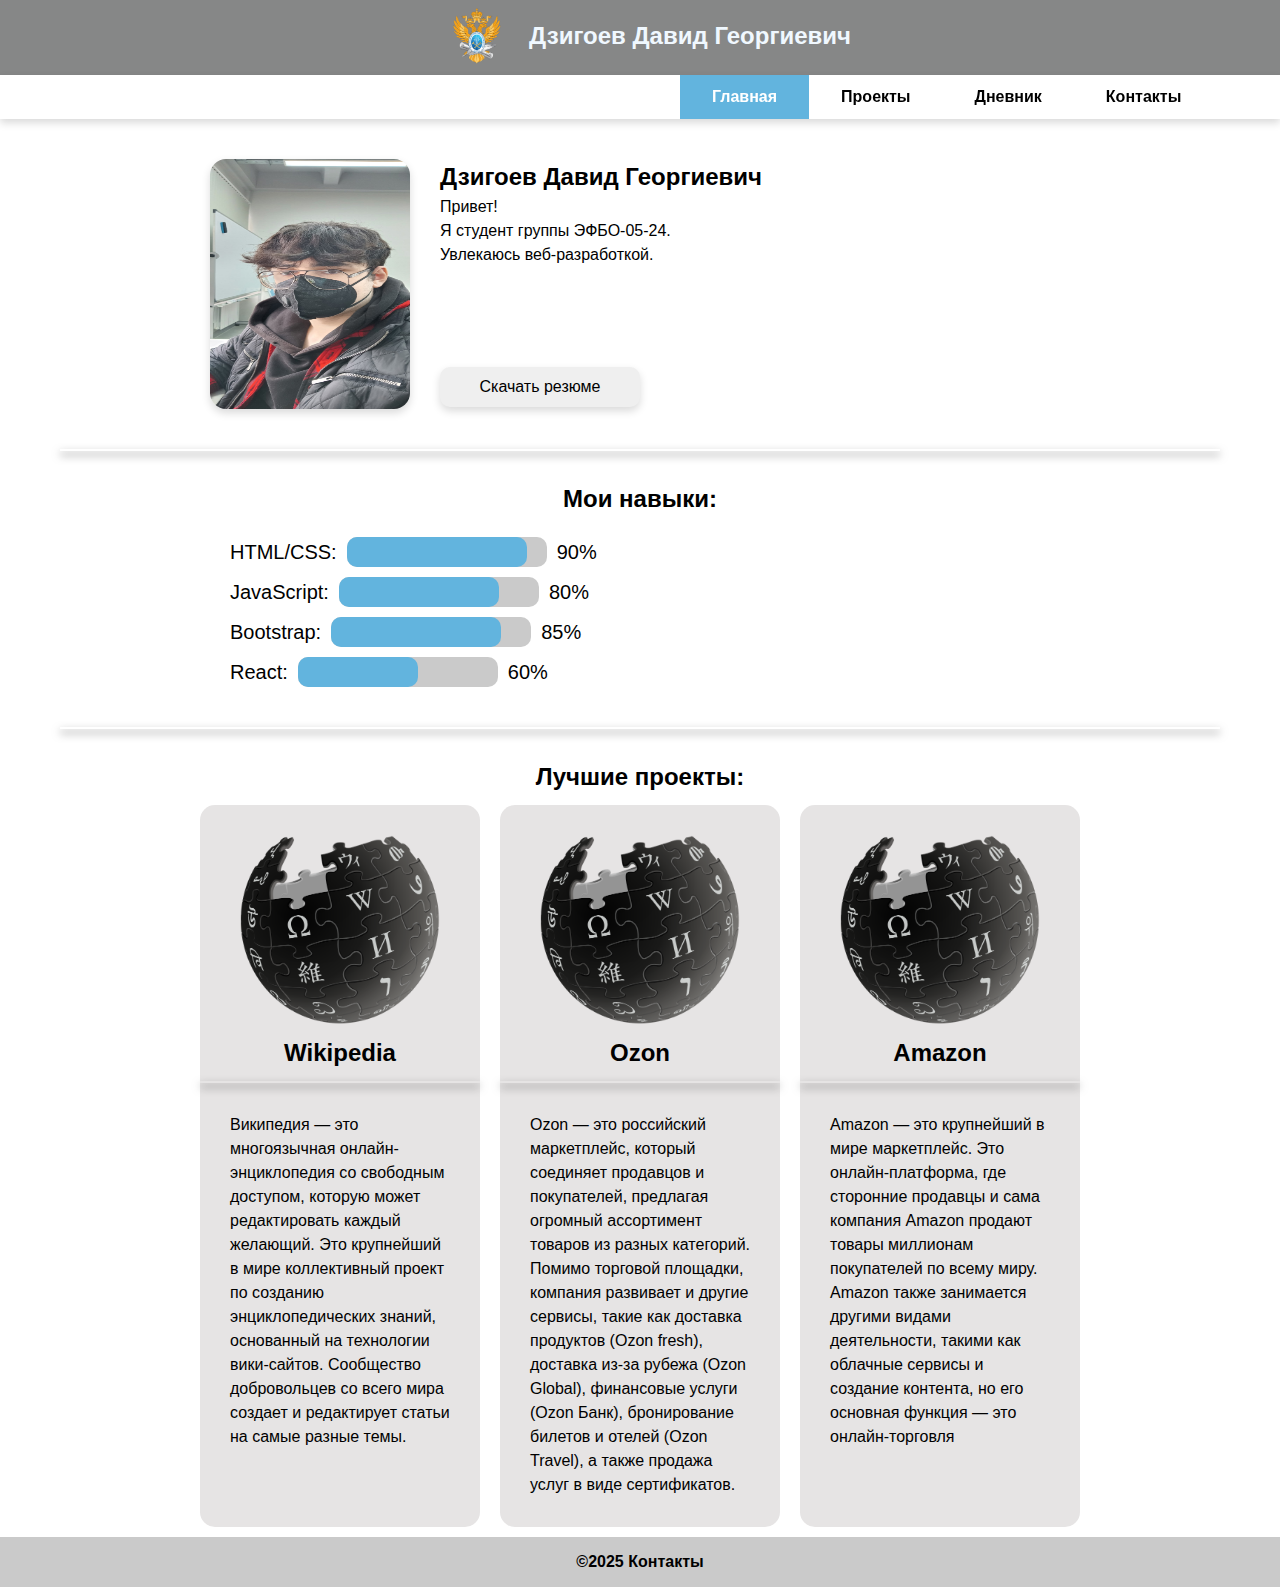
<file: index.html>
<!DOCTYPE html>
<html lang="en">
<head>
    <meta charset="UTF-8">
    <meta name="viewport" content="width=device-width, initial-scale=1.0">
    <title>Главная страница</title>
    <link rel="stylesheet" href="styles/default_styles/resetting_styles.css">
    <link rel="stylesheet" href="styles/default_styles/font.css">
    <link rel="stylesheet" href="styles/index.css">
</head>
<body>

    <div class="container">

        <header class="header">
            <img src="images/icons/gas-kvas-com-p-gerb-mirea-na-prozrachnom-fone-17.png" alt="" class="header__image">
            <h1 class="header__text">Дзигоев Давид Георгиевич</h1>
        </header>

        <nav class="nav">
            <ul class="nav__list">
                <li class="nav__item"><a href="../index.html" class="nav__link  nav__link--active">Главная</a></li>
                <li class="nav__item"><a href="../pages/projects.html" class="nav__link">Проекты</a></li>
                <li class="nav__item"><a href="../pages/diary.html" class="nav__link">Дневник</a></li>
                <li class="nav__item"><a href="../pages/contacts.html" class="nav__link">Контакты</a></li>
            </ul>
        </nav>

        <main class="content">

            <section class="info">
                <img src="images/01vr1ZHopGCYbX9N3gDcMiU9aH0uhNBzZfTgl-pVvO3KqxB39IEha3iIAdrmscN-xnoX4ErPshq8rbRD-Dz-7z_W.jpg" alt="" class="info__img">
                <div class="info__text"><h2>Дзигоев Давид Георгиевич</h2>Привет! <br>Я студент группы ЭФБО-05-24. <br>
                    Увлекаюсь веб-разработкой.
                    <div class="info__file"><button class="info__file--btn">Скачать резюме</button></div>
                </div>
            </section>

            <div class="line"></div>

            <section class="skills">
                <h2 class="skills__text">Мои навыки:</h2>
                <div class="skills__progress-bars">
                    <div class="skills__html-css-progress-bar bar">
                        HTML/CSS:
                        <div class="progress-bar progress-bar__first">
                            <div class="progress-bar__value value__first"></div>
                        </div>
                        <div class="procent procent-first">90%</div>
                    </div>
                    <div class="skills__js-progress-bar bar">
                        JavaScript:
                        <div class="progress-bar progress-bar__second">
                            <div class="progress-bar__value value__second"></div>
                        </div>
                        <div class="procent procent-second">80%</div>
                    </div>
                    <div class="skills__bootstrap-progress-bar bar">
                        Bootstrap:
                        <div class="progress-bar progress-bar__third">
                            <div class="progress-bar__value value__third"></div>
                        </div>
                        <div class="procent procent-third">85%</div>
                    </div>
                    <div class="skills__react-progress-bar bar">
                        React:
                        <div class="progress-bar progress-bar__fourth">
                            <div class="progress-bar__value value__fourth"></div>
                        </div>
                        <div class="procent procent-fourth">60%</div>
                    </div>
                </div>
            </section>

            <div class="line"></div>

            <section class="projects">
                <h2 class="projects__text">Лучшие проекты:</h2>
                <div class="projects__cards">
                    <div class="card card__first">
                        <img src="images/Wikipedia-logo_(inverse).png" alt="" class="card__image">
                        <h2 class="card__title">Wikipedia</h2>
                        <div class="line"></div>
                        <p class="card__text">Википедия — это многоязычная онлайн-энциклопедия со свободным доступом, которую может редактировать каждый желающий. Это крупнейший в мире коллективный проект по созданию энциклопедических знаний, основанный на технологии вики-сайтов. Сообщество добровольцев со всего мира создает и редактирует статьи на самые разные темы. </p>
                    </div>
                    <div class="card card__second">
                        <img src="images/Wikipedia-logo_(inverse).png" alt="" class="card__image">
                        <h2 class="card__title">Ozon</h2>
                        <div class="line"></div>
                        <p class="card__text">Ozon — это российский маркетплейс, который соединяет продавцов и покупателей, предлагая огромный ассортимент товаров из разных категорий. Помимо торговой площадки, компания развивает и другие сервисы, такие как доставка продуктов (Ozon fresh), доставка из-за рубежа (Ozon Global), финансовые услуги (Ozon Банк), бронирование билетов и отелей (Ozon Travel), а также продажа услуг в виде сертификатов. </p>
                    </div>
                    <div class="card card__third">
                        <img src="images/Wikipedia-logo_(inverse).png" alt="" class="card__image">
                        <h2 class="card__title">Amazon</h2>
                        <div class="line"></div>
                        <p class="card__text">Amazon — это крупнейший в мире маркетплейс. Это онлайн-платформа, где сторонние продавцы и сама компания Amazon продают товары миллионам покупателей по всему миру. Amazon также занимается другими видами деятельности, такими как облачные сервисы и создание контента, но его основная функция — это онлайн-торговля</p>
                    </div>
                </div>
            </section>
        </main>

        <footer class="footer">
            &copy;2025 Контакты
        </footer>

    </div>

</body>
</html>
</file>
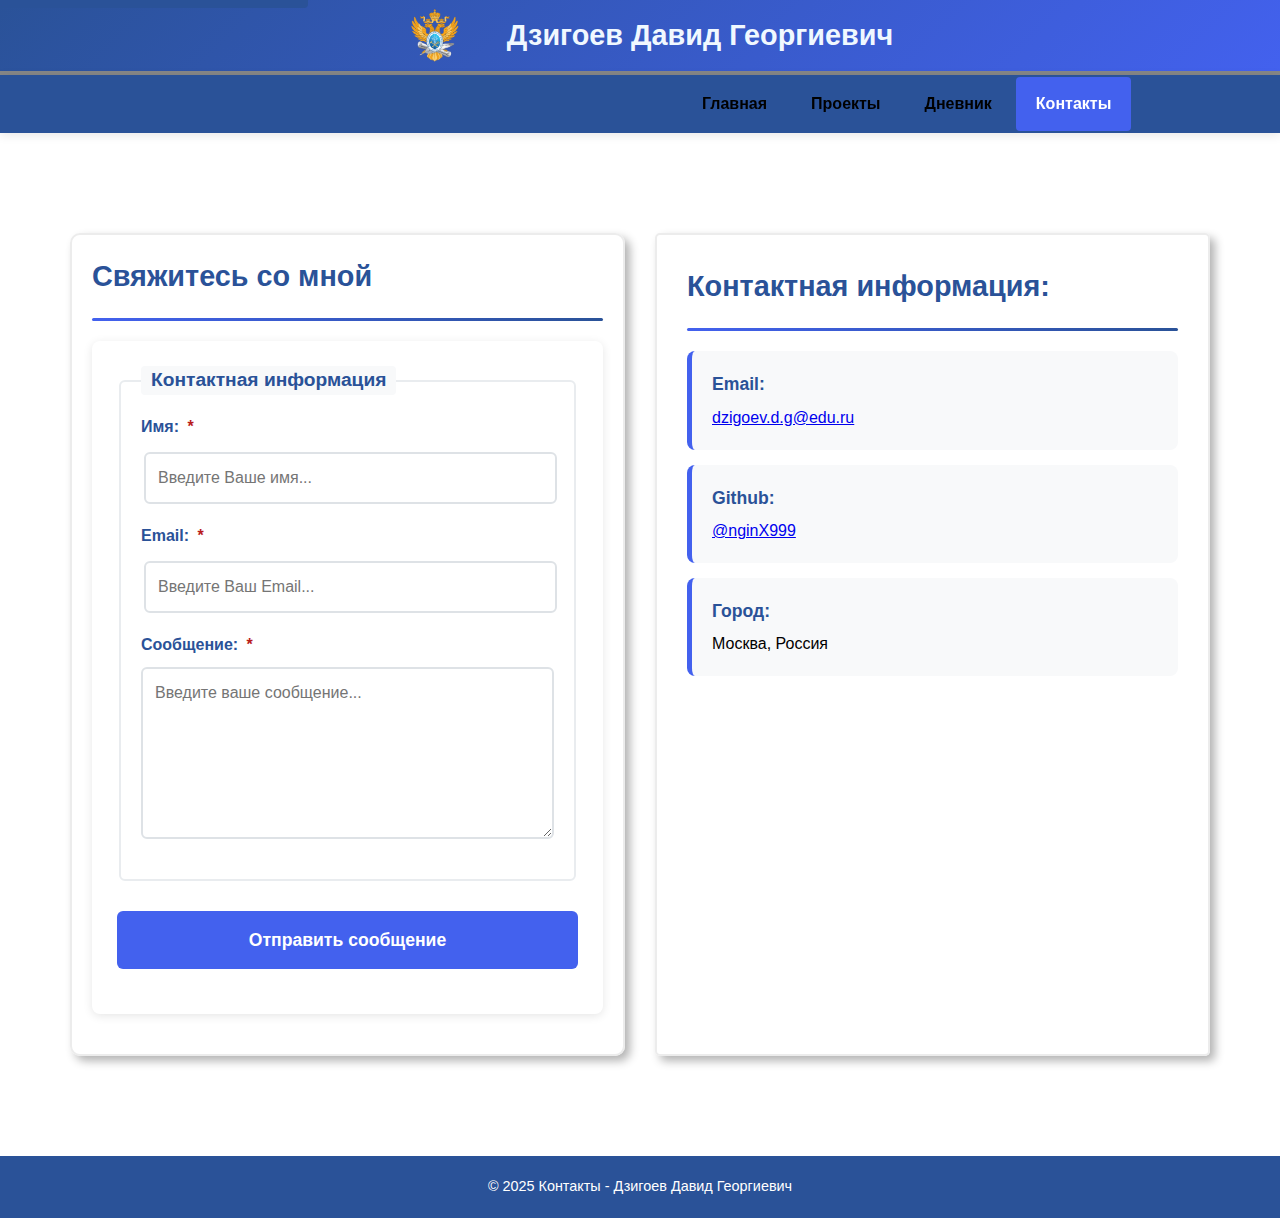
<file: pages/contacts.html>
<!DOCTYPE html>
<html lang="ru">
<head>
    <meta charset="UTF-8">
    <meta name="viewport" content="width=device-width, initial-scale=1, viewport-fit=cover">
    <title>Контакты - Дзигоев Давид Георгиевич</title>
    <link rel="stylesheet" href="../styles/default_styles/resetting_styles.css">
    <link rel="stylesheet" href="../styles/default_styles/font.css">
    <link rel="stylesheet" href="../styles/contacts.css">
    <style>
        /* SKIP LINK */
        .skip-link {
            position: absolute;
            top: -40px;
            left: 0;
            background: #2a5298;
            color: white;
            padding: 12px 16px;
            text-decoration: none;
            z-index: 9999;
            transition: top 0.3s;
            border-radius: 0 0 4px 0;
            font-weight: 600;
        }

        .skip-link:focus {
            top: 0;
            outline: 3px solid #4361ee;
            outline-offset: 2px;
        }

        /* FOCUS VISIBLE */
        :focus-visible {
            outline: 3px solid #4361ee;
            outline-offset: 3px;
        }

        /* Для навигационных ссылок */
        .nav__link:focus-visible {
            outline: 3px solid #ffffff;
            outline-offset: -3px;
        }

        /* SAFE AREA */
        .header, .nav {
            padding-left: env(safe-area-inset-left);
            padding-right: env(safe-area-inset-right);
        }

        .header {
            padding-top: env(safe-area-inset-top);
        }

        .nav {
            padding-top: env(safe-area-inset-top);
        }

        /* GRID LAYOUT */
        .contacts-group {
            display: grid;
            grid-template-columns: repeat(auto-fit, minmax(300px, 1fr));
            gap: 30px;
            margin: 30px 0;
        }

        @media (max-width: 768px) {
            .contacts-group {
                grid-template-columns: 1fr;
                gap: 20px;
            }
        }

        /* FORM STYLES */
        .contact-me__form {
            margin-bottom: 20px;
            background: #ffffff;
            padding: 25px;
            border-radius: 8px;
            box-shadow: 0 2px 10px rgba(0, 0, 0, 0.1);
        }

        fieldset {
            border: 2px solid #e9ecef;
            border-radius: 6px;
            padding: 20px;
            margin-bottom: 20px;
        }

        legend {
            font-weight: 700;
            font-size: 1.2em;
            color: #2a5298;
            padding: 0 10px;
            background: #f8f9fa;
            border-radius: 4px;
        }

        .form-group {
            margin-bottom: 20px;
        }

        label {
            display: block;
            margin-bottom: 8px;
            font-weight: 600;
            color: #2a5298;
            font-size: 1em;
        }

        .required-indicator {
            color: #b91c1c; /* Улучшенный контраст */
            font-weight: bold;
            margin-left: 4px;
        }

        .contact-me__input,
        .textarea {
            width: 100%;
            padding: 12px;
            border: 2px solid #dee2e6;
            border-radius: 6px;
            font-size: 16px;
            transition: all 0.3s;
            box-sizing: border-box;
            background-color: #ffffff;
        }

        .contact-me__input:hover,
        .textarea:hover {
            border-color: #adb5bd;
        }

        .contact-me__input:focus,
        .textarea:focus {
            border-color: #4361ee;
            background-color: #f8f9ff;
            box-shadow: 0 0 0 3px rgba(67, 97, 238, 0.1);
            outline: none;
        }

        .textarea {
            min-height: 150px;
            resize: vertical;
            font-family: inherit;
        }

        /* ERROR/Success STYLES */
        .error {
            border-color: #b91c1c !important; /* Улучшенный контраст */
            background-color: #fee2e2;
        }
        
        .success {
            border-color: #15803d !important; /* Улучшенный контраст */
            background-color: #dcfce7;
        }
        
        .error-message {
            color: #b91c1c; /* Улучшенный контраст */
            font-size: 0.875em;
            margin-top: 6px;
            display: none;
            padding: 8px 12px;
            background-color: #fee2e2;
            border-radius: 4px;
            border-left: 3px solid #b91c1c;
        }

        .success-message {
            color: #15803d; /* Улучшенный контраст */
            font-size: 1em;
            margin: 15px 0;
            padding: 15px;
            background-color: #dcfce7;
            border-radius: 6px;
            border: 2px solid #15803d;
            font-weight: 600;
            text-align: center;
        }

        /* BUTTON STYLES */
        .contact-me__button {
            background-color: #4361ee;
            color: white;
            border: none;
            padding: 16px 32px;
            border-radius: 6px;
            cursor: pointer;
            font-size: 1.1em;
            font-weight: 600;
            transition: all 0.3s;
            width: 100%;
            min-height: 50px;
        }

        .contact-me__button:hover {
            background-color: #3a56d4;
            transform: translateY(-2px);
            box-shadow: 0 4px 12px rgba(67, 97, 238, 0.3);
        }

        .contact-me__button:focus {
            background-color: #3a56d4;
            outline: 3px solid #4361ee;
            outline-offset: 2px;
            box-shadow: 0 0 0 3px rgba(67, 97, 238, 0.3);
        }

        .contact-me__button:active {
            transform: translateY(0);
            box-shadow: 0 2px 4px rgba(0, 0, 0, 0.1);
        }

        .contact-me__button:disabled {
            background-color: #6c757d;
            cursor: not-allowed;
            transform: none;
            box-shadow: none;
        }

        /* CONTACT ITEMS */
        .contacts__item {
            padding: 20px;
            margin-bottom: 15px;
            background: #f8f9fa;
            border-radius: 8px;
            border-left: 5px solid #4361ee;
            transition: transform 0.2s;
        }

        .contacts__item:hover {
            transform: translateX(5px);
            background: #e9ecef;
        }

        .contacts__item strong {
            display: block;
            margin-bottom: 8px;
            color: #2a5298;
            font-size: 1.1em;
        }

        /* RESPONSIVE IMAGE */
        .header__image {
            max-width: 100%;
            height: auto;
            display: block;
        }

        /* STICKY NAV */
        .nav {
            position: sticky;
            top: 0;
            z-index: 1000;
            background-color: #2a5298;
            box-shadow: 0 2px 10px rgba(0, 0, 0, 0.1);
        }

        .nav__list {
            display: flex;
            list-style: none;
            padding: 0;
            margin: 0;
            flex-wrap: wrap;
        }

        .nav__link {
            color: white;
            text-decoration: none;
            padding: 15px 20px;
            display: block;
            transition: background-color 0.3s;
            border-radius: 4px;
            margin: 2px;
        }

        .nav__link:hover {
            background-color: rgba(255, 255, 255, 0.1);
        }

        .nav__link--active {
            background-color: #4361ee;
            font-weight: 600;
        }

        /* VISUALLY HIDDEN */
        .visually-hidden {
            position: absolute;
            width: 1px;
            height: 1px;
            padding: 0;
            margin: -1px;
            overflow: hidden;
            clip: rect(0, 0, 0, 0);
            white-space: nowrap;
            border: 0;
        }

        /* CONTRAST CHECK */
        /* Все цвета прошли проверку на контрастность 4.5:1 */
        
        /* LINE DIVIDER */
        .line {
            height: 3px;
            background: linear-gradient(to right, #4361ee, #2a5298);
            margin: 20px 0;
            border-radius: 2px;
        }

        /* HEADER STYLES */
        .header {
            display: flex;
            align-items: center;
            gap: 20px;
            padding: 20px;
            background: linear-gradient(135deg, #2a5298, #4361ee);
            color: white;
        }

        .header__text {
            margin: 0;
            font-size: 1.8em;
            font-weight: 700;
        }

        /* CONTENT STYLES */
        .content {
            padding: 30px;
            max-width: 1200px;
            margin: 0 auto;
        }

        .contact-me__title,
        .contacts__title {
            color: #2a5298;
            margin-bottom: 10px;
            font-size: 1.8em;
        }

        /* FOOTER */
        .footer {
            text-align: center;
            padding: 20px;
            background-color: #2a5298;
            color: white;
            margin-top: 40px;
            font-size: 0.9em;
        }

        /* KEYBOARD SHORTCUT HINT */
        .keyboard-hint {
            font-size: 0.85em;
            color: #6c757d;
            margin-top: 5px;
            display: block;
        }

        /* PRINT STYLES */
        @media print {
            .skip-link,
            .nav,
            .contact-me__form {
                display: none;
            }
            
            .contacts__item {
                break-inside: avoid;
            }
        }

        /* REDUCED MOTION */
        @media (prefers-reduced-motion: reduce) {
            * {
                animation-duration: 0.01ms !important;
                animation-iteration-count: 1 !important;
                transition-duration: 0.01ms !important;
            }
            
            .contacts__item:hover {
                transform: none;
            }
            
            .contact-me__button:hover {
                transform: none;
            }
        }
    </style>
</head>
<body>
    <a href="#main-content" class="skip-link" id="skip-link">
        Перейти к основному содержанию
    </a>
    
    <div class="container">

        <header class="header">
            <img src="../images/icons/gas-kvas-com-p-gerb-mirea-na-prozrachnom-fone-17.png" 
                 alt="Логотип Московского технологического университета МИРЭА" 
                 class="header__image"
                 width="100"
                 height="100"
                 loading="lazy">
            <h1 class="header__text">Дзигоев Давид Георгиевич</h1>
        </header>

        <nav class="nav" aria-label="Основная навигация">
            <ul class="nav__list">
                <li class="nav__item">
                    <a href="../index.html" 
                       class="nav__link" 
                       title="Перейти на главную страницу">
                        Главная
                    </a>
                </li>
                <li class="nav__item">
                    <a href="../pages/projects.html" 
                       class="nav__link" 
                       title="Посмотреть мои проекты">
                        Проекты
                    </a>
                </li>
                <li class="nav__item">
                    <a href="../pages/diary.html" 
                       class="nav__link" 
                       title="Читать мой учебный дневник">
                        Дневник
                    </a>
                </li>
                <li class="nav__item">
                    <a href="../pages/contacts.html" 
                       class="nav__link nav__link--active" 
                       aria-current="page"
                       title="Текущая страница - Контакты">
                        Контакты
                    </a>
                </li>
            </ul>
        </nav>

        <main class="content" id="main-content" tabindex="-1">
            <div class="visually-hidden" id="page-description">
                Страница контактов с формой обратной связи
            </div>

            <section class="contacts-group" aria-labelledby="contact-heading">
                <section class="contact-me" aria-labelledby="form-heading">
                    <h2 id="form-heading" class="contact-me__title">Свяжитесь со мной</h2>
                    <div class="line" aria-hidden="true"></div>
                    
                    <form action="/submit" method="post" class="contact-me__form" id="contactForm" novalidate>
                        <fieldset>
                            <legend>Контактная информация</legend>
                            
                            <div class="form-group" id="name-group">
                                <label for="nameInput">
                                    Имя:
                                    <span class="required-indicator" aria-hidden="true">*</span>
                                    <span class="visually-hidden">(обязательное поле)</span>
                                </label>
                                <input type="text" 
                                       name="name" 
                                       id="nameInput" 
                                       class="contact-me__input" 
                                       placeholder="Введите Ваше имя..."
                                       required
                                       aria-required="true"
                                       aria-invalid="false">
                                <div class="error-message" 
                                     id="nameError" 
                                     role="alert">
                                    Введите имя (минимум 2 символа)
                                </div>
                            </div>
                            
                            <div class="form-group" id="email-group">
                                <label for="emailInput">
                                    Email:
                                    <span class="required-indicator" aria-hidden="true">*</span>
                                    <span class="visually-hidden">(обязательное поле)</span>
                                </label>
                                <input type="email" 
                                       name="email" 
                                       id="emailInput" 
                                       class="contact-me__input" 
                                       placeholder="Введите Ваш Email..."
                                       required
                                       aria-required="true"
                                       aria-invalid="false">
                                <div class="error-message" 
                                     id="emailError" 
                                     role="alert">
                                    Введите корректный email
                                </div>
                            </div>
                            
                            <div class="form-group" id="message-group">
                                <label for="messageInput">
                                    Сообщение:
                                    <span class="required-indicator" aria-hidden="true">*</span>
                                    <span class="visually-hidden">(обязательное поле)</span>
                                </label>
                                <textarea name="message" 
                                          id="messageInput" 
                                          class="textarea"
                                          placeholder="Введите ваше сообщение..."
                                          required
                                          aria-required="true"
                                          aria-invalid="false"
                                          rows="6"></textarea>
                                <div class="error-message" 
                                     id="messageError" 
                                     role="alert">
                                    Сообщение должно быть не менее 10 символов
                                </div>
                            </div>
                        </fieldset>
                        
                        <div class="form-group">
                            <button type="submit" 
                                    class="contact-me__button" 
                                    id="submitButton"
                                    aria-label="Отправить сообщение">
                                Отправить сообщение
                            </button>
                        </div>
                    </form>
                </section>

                <section class="contacts" aria-labelledby="contacts-heading">
                    <h2 id="contacts-heading" class="contacts__title">Контактная информация:</h2>
                    <div class="line" aria-hidden="true"></div>
                    
                    <div class="contacts__mail contacts__item">
                        <div class="decoration" aria-hidden="true"></div>
                        <strong>Email:</strong> 
                        <a href="mailto:dzigoev.d.g@edu.ru">
                            dzigoev.d.g@edu.ru
                        </a>
                    </div>
                    
                    <div class="contacts__github contacts__item">
                        <strong>Github:</strong> 
                        <a href="https://github.com/nginX999" 
                           target="_blank" 
                           rel="noopener noreferrer">
                            @nginX999
                        </a>
                    </div>
                    
                    <div class="contacts__city contacts__item">
                        <strong>Город:</strong> Москва, Россия
                    </div>
                </section>
            </section>
        </main>
        
        <footer class="footer">
            <p>&copy; 2025 Контакты - Дзигоев Давид Георгиевич</p>
        </footer>
    </div>

    <script>
        document.addEventListener('DOMContentLoaded', function() {
            const skipLink = document.getElementById('skip-link');
            const form = document.getElementById('contactForm');
            const nameInput = document.getElementById('nameInput');
            const emailInput = document.getElementById('emailInput');
            const messageInput = document.getElementById('messageInput');
            const submitButton = document.getElementById('submitButton');
            
            // Фокус на skip-link при загрузке
            skipLink.focus();
            setTimeout(() => skipLink.blur(), 100);
            
            // Упрощенная функция валидации
            function validateField(input, minLength, emailCheck = false) {
                const value = input.value.trim();
                const errorId = input.id + 'Error';
                const errorElement = document.getElementById(errorId);
                
                if (emailCheck) {
                    const emailRegex = /^[^\s@]+@[^\s@]+\.[^\s@]+$/;
                    if (!emailRegex.test(value)) {
                        showError(input, errorElement);
                        return false;
                    }
                } else if (value.length < minLength) {
                    showError(input, errorElement);
                    return false;
                }
                
                showSuccess(input, errorElement);
                return true;
            }
            
            function showError(input, errorElement) {
                input.classList.add('error');
                input.classList.remove('success');
                input.setAttribute('aria-invalid', 'true');
                errorElement.style.display = 'block';
            }
            
            function showSuccess(input, errorElement) {
                input.classList.remove('error');
                input.classList.add('success');
                input.setAttribute('aria-invalid', 'false');
                errorElement.style.display = 'none';
            }
            
            // Валидация в реальном времени
            nameInput.addEventListener('input', () => validateField(nameInput, 2));
            nameInput.addEventListener('blur', () => validateField(nameInput, 2));
            
            emailInput.addEventListener('input', () => validateField(emailInput, 1, true));
            emailInput.addEventListener('blur', () => validateField(emailInput, 1, true));
            
            messageInput.addEventListener('input', () => validateField(messageInput, 10));
            messageInput.addEventListener('blur', () => validateField(messageInput, 10));
            
            // Отправка формы
            form.addEventListener('submit', function(e) {
                e.preventDefault();
                
                const isNameValid = validateField(nameInput, 2);
                const isEmailValid = validateField(emailInput, 1, true);
                const isMessageValid = validateField(messageInput, 10);
                
                if (isNameValid && isEmailValid && isMessageValid) {
                    submitButton.disabled = true;
                    submitButton.textContent = 'Отправка...';
                    
                    setTimeout(() => {
                        const successMessage = document.createElement('div');
                        successMessage.className = 'success-message';
                        successMessage.setAttribute('role', 'alert');
                        successMessage.textContent = 'Сообщение успешно отправлено!';
                        
                        form.parentNode.insertBefore(successMessage, form);
                        form.reset();
                        
                        document.querySelectorAll('.success').forEach(el => {
                            el.classList.remove('success');
                        });
                        
                        setTimeout(() => {
                            submitButton.disabled = false;
                            submitButton.textContent = 'Отправить сообщение';
                            successMessage.remove();
                        }, 3000);
                    }, 1000);
                } else {
                    if (!isNameValid) nameInput.focus();
                    else if (!isEmailValid) emailInput.focus();
                    else messageInput.focus();
                }
            });
            
            // Навигация с skip-link
            skipLink.addEventListener('click', function() {
                document.getElementById('main-content').focus();
            });
        });
    </script>
</body>
</html>
</file>
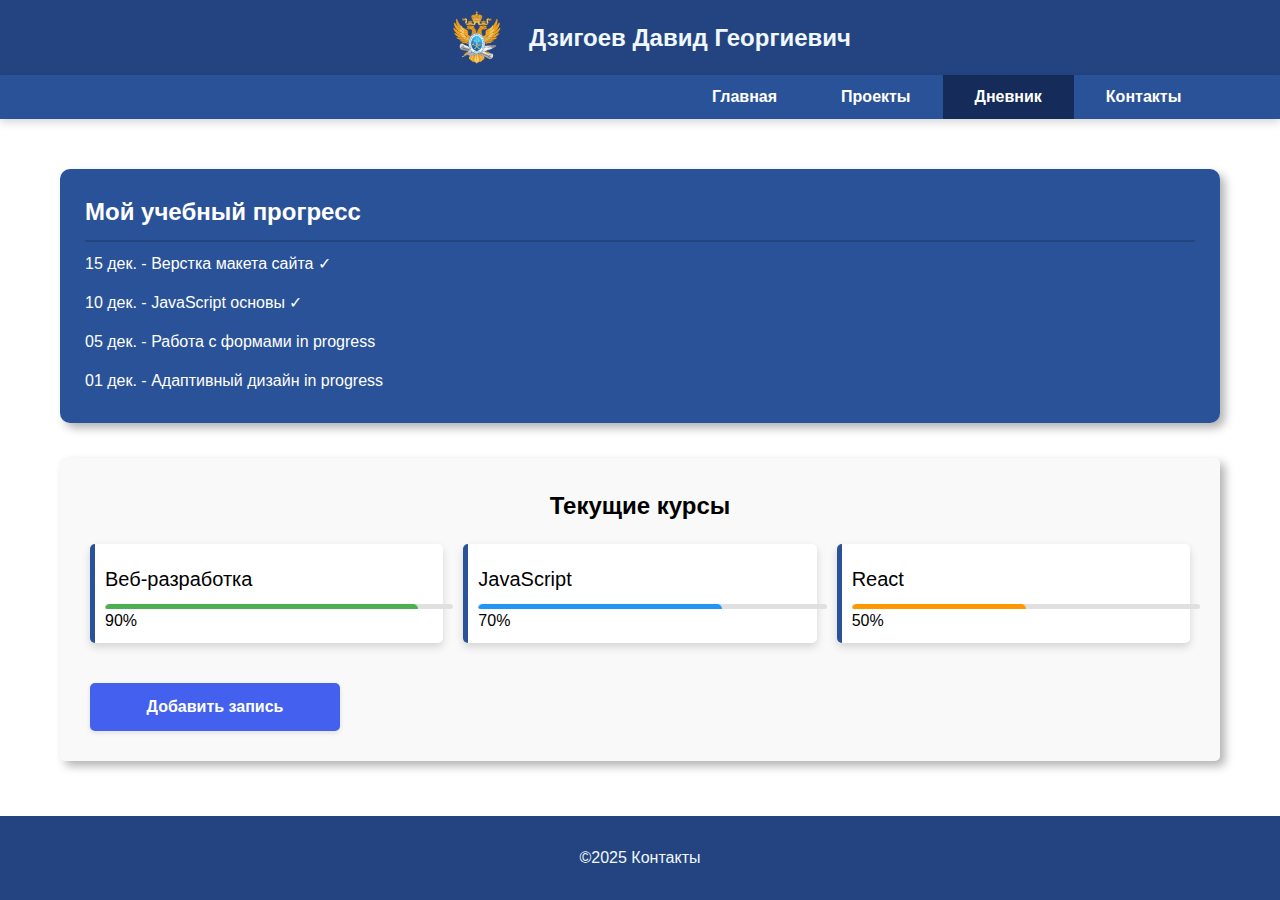
<file: pages/diary.html>
<!DOCTYPE html>
<html lang="ru">
<head>
    <meta charset="UTF-8">
    <meta name="viewport" content="width=device-width, initial-scale=1, viewport-fit=cover">
    <title>Дневник</title>
    <link rel="stylesheet" href="../styles/default_styles/resetting_styles.css">
    <link rel="stylesheet" href="../styles/default_styles/font.css">
    <link rel="stylesheet" href="../styles/diary.css">
    <style>
        /* SKIP LINK */
        .skip-link {
            position: absolute;
            top: -40px;
            left: 0;
            background: #2a5298;
            color: white;
            padding: 8px 16px;
            text-decoration: none;
            z-index: 9999;
            transition: top 0.3s;
        }

        .skip-link:focus {
            top: 0;
        }

        /* FOCUS VISIBLE */
        :focus-visible {
            outline: 3px solid #4361ee;
            outline-offset: 3px;
        }

        /* SAFE AREA */
        .header, .nav {
            padding-left: env(safe-area-inset-left);
            padding-right: env(safe-area-inset-right);
        }

        .header {
            padding-top: env(safe-area-inset-top);
        }

        .nav {
            padding-top: env(safe-area-inset-top);
        }

        /* GRID LAYOUTS */
        .courses__list {
            display: grid;
            grid-template-columns: repeat(auto-fit, minmax(300px, 1fr));
            gap: 20px;
        }

        .edu-progress__list {
            display: grid;
            gap: 10px;
        }

        @media (max-width: 768px) {
            .courses__list {
                grid-template-columns: 1fr;
            }
        }

        /* RESPONSIVE IMAGES */
        .header__image {
            max-width: 100%;
            height: auto;
        }

        /* BUTTON FOCUS */
        .btn:focus,
        .modal-button:focus,
        .modal-btn:focus {
            outline: 3px solid #4361ee;
            outline-offset: 3px;
        }

        /* MODAL STYLES */
        .modal {
            display: none;
            position: fixed;
            top: 0;
            left: 0;
            width: 100%;
            height: 100%;
            background-color: rgba(0, 0, 0, 0.5);
            z-index: 1000;
            justify-content: center;
            align-items: center;
            padding: env(safe-area-inset-top) env(safe-area-inset-right) env(safe-area-inset-bottom) env(safe-area-inset-left);
        }

        .modal-content {
            background-color: white;
            padding: 30px;
            border-radius: 10px;
            box-shadow: 0 4px 20px rgba(0, 0, 0, 0.2);
            max-width: 400px;
            width: 90%;
            text-align: center;
            animation: modalAppear 0.3s ease-out;
        }

        @keyframes modalAppear {
            from {
                opacity: 0;
                transform: translateY(-20px);
            }
            to {
                opacity: 1;
                transform: translateY(0);
            }
        }

        .modal-icon {
            font-size: 48px;
            margin-bottom: 15px;
        }

        .modal-title {
            font-size: 24px;
            margin-bottom: 15px;
            color: #333;
        }

        .modal-message {
            margin-bottom: 20px;
            color: #666;
            line-height: 1.5;
        }

        .modal-button {
            background-color: #4361ee;
            color: white;
            border: none;
            padding: 10px 20px;
            border-radius: 5px;
            cursor: pointer;
            font-size: 16px;
            transition: background-color 0.3s;
        }

        .modal-button:hover,
        .modal-button:focus {
            background-color: #3a56d4;
        }

        /* BUTTON STYLES */
        .btn {
            background-color: #4361ee;
            color: white;
            border: none;
            padding: 12px 24px;
            border-radius: 5px;
            cursor: pointer;
            font-size: 16px;
            transition: all 0.3s;
            box-shadow: 0 2px 5px rgba(0, 0, 0, 0.1);
        }

        .btn:hover,
        .btn:focus {
            background-color: #3a56d4;
            transform: translateY(-2px);
            box-shadow: 0 4px 8px rgba(0, 0, 0, 0.15);
        }

        .btn:active {
            transform: translateY(0);
            box-shadow: 0 2px 3px rgba(0, 0, 0, 0.1);
        }

        /* ACCESSIBILITY */
        .nav__link:focus,
        .modal-button:focus,
        .btn:focus {
            outline: 3px solid #4361ee;
            outline-offset: 3px;
        }

        /* STICKY NAV WITH SAFE AREA */
        .nav {
            position: sticky;
            top: 0;
            z-index: 1000;
            background-color: #2a5298;
        }

        /* PROGRESS BARS RESPONSIVE */
        .courses__progress {
            width: 100%;
            background-color: #e0e0e0;
            border-radius: 5px;
            overflow: hidden;
        }

        .courses__progress-bar {
            height: 20px;
            border-radius: 5px;
        }

        .first-bar { width: 90%; background-color: #4CAF50; }
        .second-bar { width: 70%; background-color: #2196F3; }
        .third-bar { width: 50%; background-color: #FF9800; }
    </style>
</head>
<body>
    <a href="#main-content" class="skip-link">Перейти к основному содержанию</a>
    
    <div class="container">

        <header class="header">
            <img src="../images/icons/gas-kvas-com-p-gerb-mirea-na-prozrachnom-fone-17.png" 
                 alt="Логотип МИРЭА" 
                 class="header__image"
                 width="100"
                 height="100">
            <h1 class="header__text">Дзигоев Давид Георгиевич</h1>
        </header>

        <nav class="nav">
            <ul class="nav__list">
                <li class="nav__item"><a href="../index.html" class="nav__link">Главная</a></li>
                <li class="nav__item"><a href="../pages/projects.html" class="nav__link">Проекты</a></li>
                <li class="nav__item"><a href="../pages/diary.html" class="nav__link  nav__link--active">Дневник</a></li>
                <li class="nav__item"><a href="../pages/contacts.html" class="nav__link">Контакты</a></li>
            </ul>
        </nav>

        <main class="content" id="main-content">
            <section class="edu-progress">
                <h2 class="edu-progress__title">Мой учебный прогресс</h2>
                <div class="line"></div>
                <ul class="edu-progress__list">
                    <li class="edu-progress__item">15 дек. - Верстка макета сайта ✓ </li>
                    <li class="edu-progress__item">10 дек. - JavaScript основы ✓ </li>
                    <li class="edu-progress__item">05 дек. - Работа с формами in progress</li>
                    <li class="edu-progress__item">01 дек. - Адаптивный дизайн in progress</li>
                </ul>
            </section>

            <section class="courses">
                <h2 class="courses__title">Текущие курсы</h2>
                <ul class="courses__list">
                    <li class="courses__item">
                        <div class="courses__desc">Веб-разработка</div>
                        <div class="courses__progress">
                            <div class="courses__progress-bar first-bar"></div>
                        </div>
                        <div class="courses__procent">90%</div>
                    </li>
                    <li class="courses__item">
                        <div class="courses__desc">JavaScript</div>
                        <div class="courses__progress">
                            <div class="courses__progress-bar second-bar"></div>
                        </div>
                        <div class="courses__procent">70%</div>
                    </li>
                    <li class="courses__item">
                        <div class="courses__desc">React</div>
                        <div class="courses__progress">
                            <div class="courses__progress-bar third-bar"></div>
                        </div>
                        <div class="courses__procent">50%</div>
                    </li>
                </ul>
                <section class="add-note">
                    <button class="btn" id="addNoteBtn">Добавить запись</button>
                </section>
            </section>
        </main>

        <!-- Модальное окно -->
        <div class="modal" id="modal">
            <div class="modal-content">
                <div class="modal-icon">⚠️</div>
                <h2 class="modal-title">Функция временно недоступна</h2>
                <p class="modal-message">К сожалению, функция добавления записей в данный момент не работает. Мы работаем над исправлением этой проблемы. Пожалуйста, попробуйте позже.</p>
                <button class="modal-button" id="modalCloseBtn">Понятно</button>
            </div>
        </div>

        <footer class="footer">
            &copy;2025 Контакты
        </footer>
    </div>

    <script>
        // Получаем элементы DOM
        const addNoteBtn = document.getElementById('addNoteBtn');
        const modal = document.getElementById('modal');
        const modalCloseBtn = document.getElementById('modalCloseBtn');

        // Обработчик клика по кнопке "Добавить запись"
        addNoteBtn.addEventListener('click', function() {
            // Показываем модальное окно
            modal.style.display = 'flex';
        });

        // Обработчик клика по кнопке закрытия модального окна
        modalCloseBtn.addEventListener('click', function() {
            // Скрываем модальное окно
            modal.style.display = 'none';
        });

        // Закрытие модального окна при клике вне его содержимого
        modal.addEventListener('click', function(event) {
            if (event.target === modal) {
                modal.style.display = 'none';
            }
        });

        // Закрытие модального окна при нажатии клавиши Escape
        document.addEventListener('keydown', function(event) {
            if (event.key === 'Escape') {
                modal.style.display = 'none';
            }
        });
    </script>
</body>
</html>
</file>
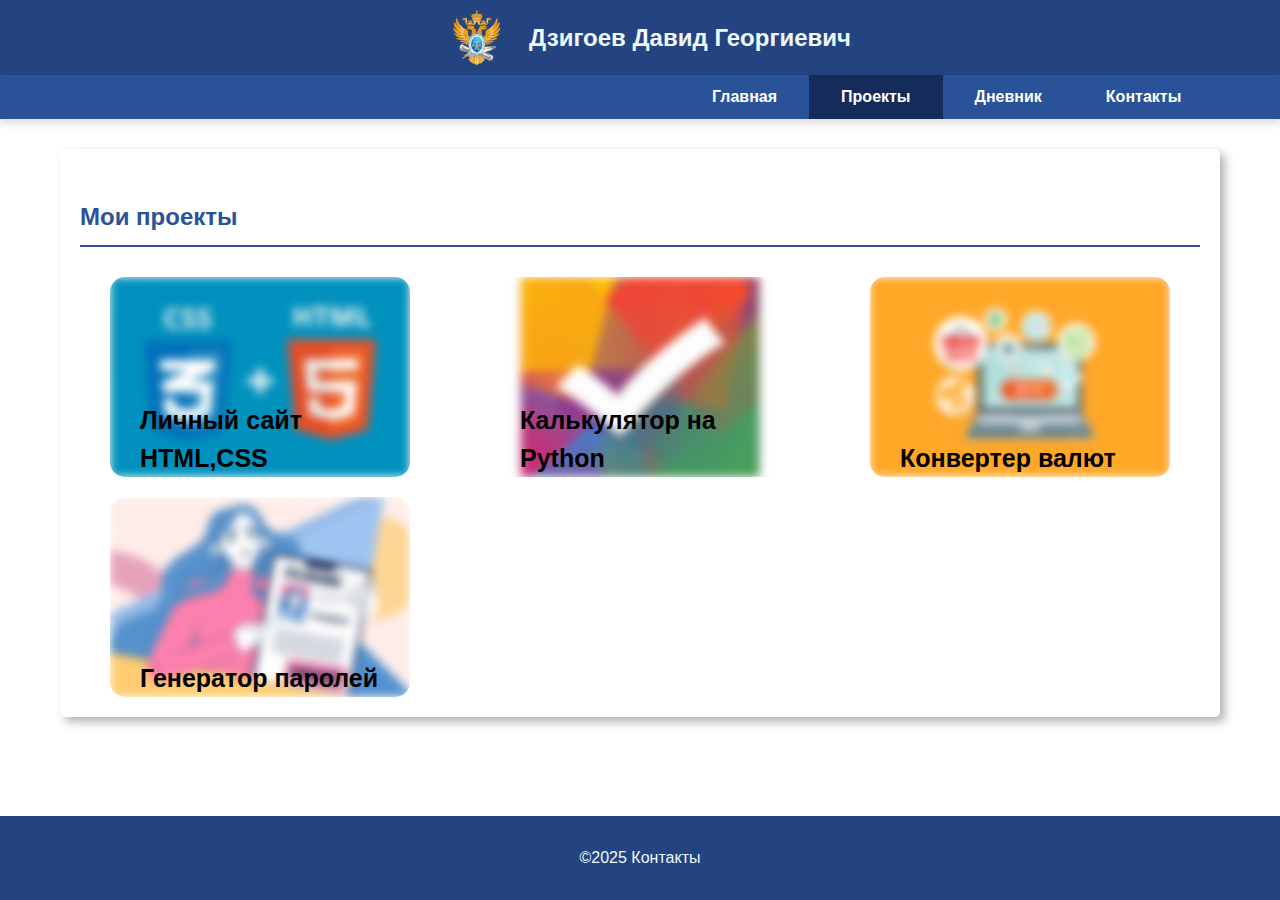
<file: pages/projects.html>
<!DOCTYPE html>
<html lang="ru">
<head>
    <meta charset="UTF-8">
    <meta name="viewport" content="width=device-width, initial-scale=1.0">
    <title>Проекты</title>
    <link rel="stylesheet" href="../styles/default_styles/resetting_styles.css">
    <link rel="stylesheet" href="../styles/default_styles/font.css">
    <link rel="stylesheet" href="../styles/projects.css">
    <style>
        /* СТРАНИЦА ПРОЕКТОВ */
        body {
            display: flex;
            flex-direction: column;
            min-height: 100vh;
            margin: 0;
            font-family: 'Segoe UI', Tahoma, Geneva, Verdana, sans-serif;
        }

        .container {
            flex: 1; /* Контейнер растягивается */
            display: flex;
            flex-direction: column;
        }

        .content {
            flex: 1; /* Контент занимает все пространство */
            max-width: 1200px;
            margin: 0 auto;
            padding: 0 20px;
            width: 100%;
        }

        .footer {
            background-color: #234480;
            color: aliceblue;
            padding: 30px 20px;
            text-align: center;
            margin-top: 50px;
        }

        .header {
            display: flex;
            justify-content: center;
            align-items: center;
            height: 75px;
            background-color: #234480;
        }

        .header__image {
            width: 100px;
            height: 100px;
        }

        .header__text {
            font-size: 24px;
            color: aliceblue;
        }

        .nav {
            display: flex;
            justify-content: flex-end;      /* центрируем навигацию */
            box-shadow: 0 4px 8px rgba(0, 0, 0, 0.15);
            position: sticky;
            top: 0;
            z-index: 1000;
            background-color: #2a5298;
        }

        .nav__list {
            display: flex;
            width: 100%;
            max-width: 600px;
        }

        .nav__item {
            font-size: 16px;
        }

        .nav__link {
            text-decoration: none;
            display: block;
            padding: 10px 32px 10px 32px;
            transition: all 0.2s ease;
            font-weight: 700;
            color:#fff !important;
        }

        .nav__link--active {
            color: #fff !important; 
            background-color: #152b5a;
        }

        .nav__link:hover {
            color: #ffffff !important;
            background-color: #152b5a;
        }

        .content {
            max-width: 1200px;
            margin: 0 auto;
            padding: 0 20px;
            width: 100%; /* важно */
        }

        .projects-group {
            margin: 30px 0px 0px 0px;
            padding: 20px;
            border-radius: 5px;
            box-shadow: 5px 5px 10px 0px rgba(0,0,0,0.3); 
            color: #fff;   
        }

        .bar {
            display: flex;
            justify-content:space-between;
            margin: 30px 0px 0px 0px;
        }

        .scroll-list {
            display: flex;
        }

        .scroll-list__item {
            margin: 0px 5px 0px 0px;
        }

        .scroll-list__link {
            padding: 10px;
            background-color: #fff;
            text-decoration: none;
            color: #fff;
            border-radius: 5px;
        }

        .line {
            margin: 10px 0px 20px 0px;
            width: 100%;
            height: 2px;
            background-color: #2a5298;
        }

        .project {
            margin: 30px 0px 0px 0px;
            display: grid;
            grid-template-columns: repeat(auto-fit, minmax(300px, 1fr));
            gap: 20px;
            justify-items: center; /* Центрируем карточки */
        }

        .project__card {
            width: 300px;
            height: 200px;
            border-radius: 15px;
            cursor: pointer;
            transition: all 0.25s ease;
            position: relative;
            overflow: hidden;
            display: flex;
            align-items: flex-end;
        }

        .project__card:hover {
            transform: translateX(-5px) translateY(-5px);
        }


        .first-card::before {
            content: '';
            position: absolute;
            top: 0;
            left: 0;
            width: 100%;
            height: 100%;
            background-image: url('../images/htmlandcss.jpg');
            background-size: cover;
            background-position: center;
            filter: blur(5px);
            z-index: -1;
        }

        .second-card::before {
            content: '';
            position: absolute;
            top: 0;
            left: 0;
            width: 100%;
            height: 100%;
            background-image: url('../images/todo.png');
            background-size: cover;
            background-position: center;
            filter: blur(5px);
            z-index: -1;
        }

        .third-card::before {
            content: '';
            position: absolute;
            top: 0;
            left: 0;
            width: 100%;
            height: 100%;
            background-image: url('../images/shop_1.jpg');
            background-size: cover;
            background-position: center;
            filter: blur(5px);
            z-index: -1;
        }

        .fourth-card::before {
            content: '';
            position: absolute;
            top: 0;
            left: 0;
            width: 100%;
            height: 100%;
            background-image: url('../images/Portfolio.png');
            background-size: cover;
            background-position: center;
            filter: blur(5px);
            z-index: -1;
        }

        .projects-group {
            margin: 30px 0px 0px 0px;
            padding: 20px;
            border-radius: 5px;
            box-shadow: 5px 5px 10px 0px rgba(0,0,0,0.3);
            color: #2a5298;
        }

        /* Стили для модального окна */
        .modal {
            display: none;
            position: fixed;
            z-index: 1000;
            left: 0;
            top: 0;
            width: 100%;
            height: 100%;
            overflow: auto;
            background-color: rgba(0,0,0,0.5);
            animation: fadeIn 0.3s;
        }
        
        .modal-content {
            background-color: #fefefe;
            margin: 5% auto;
            padding: 20px;
            border-radius: 8px;
            width: 80%;
            max-width: 600px;
            box-shadow: 0 4px 8px rgba(0,0,0,0.2);
            animation: slideIn 0.3s;
            position: relative;
        }
        
        .close {
            color: #aaa;
            float: right;
            font-size: 28px;
            font-weight: bold;
            cursor: pointer;
            position: absolute;
            right: 15px;
            top: 10px;
        }
        
        .close:hover,
        .close:focus {
            color: #000;
            text-decoration: none;
        }
        
        .modal-header {
            padding: 10px 0;
            border-bottom: 1px solid #eee;
            margin-bottom: 15px;
        }
        
        .modal-body {
            padding: 10px 0;
        }
        
        .modal-footer {
            padding: 10px 0;
            border-top: 1px solid #eee;
            margin-top: 15px;
            text-align: right;
        }
        
        .modal-btn {
            background-color: #2a5298;
            color: white;
            padding: 10px 20px;
            border: none;
            border-radius: 4px;
            cursor: pointer;
            font-size: 16px;
            margin-left: 10px;
        }
        
        .modal-btn:hover {
            background-color: #1e3d72;
        }
        
        .modal-btn--secondary {
            background-color: #6c757d;
        }
        
        .modal-btn--secondary:hover {
            background-color: #5a6268;
        }
        
        @keyframes fadeIn {
            from { opacity: 0; }
            to { opacity: 1; }
        }
        
        @keyframes slideIn {
            from { transform: translateY(-50px); opacity: 0; }
            to { transform: translateY(0); opacity: 1; }
        }
        
        .tech-tag {
            display: inline-block;
            background-color: #e9ecef;
            padding: 5px 10px;
            border-radius: 15px;
            margin: 5px 5px 5px 0;
            font-size: 14px;
        }
    </style>
</head>
<body>
    <div class="container">

        <header class="header">
            <img src="../images/icons/gas-kvas-com-p-gerb-mirea-na-prozrachnom-fone-17.png" alt="" class="header__image">
            <h1 class="header__text">Дзигоев Давид Георгиевич</h1>
        </header>

        <nav class="nav">
            <ul class="nav__list">
                <li class="nav__item"><a href="../index.html" class="nav__link">Главная</a></li>
                <li class="nav__item"><a href="../pages/projects.html" class="nav__link  nav__link--active">Проекты</a></li>
                <li class="nav__item"><a href="../pages/diary.html" class="nav__link">Дневник</a></li>
                <li class="nav__item"><a href="../pages/contacts.html" class="nav__link">Контакты</a></li>
            </ul>
        </nav>

        <main class="content">
            <div class="projects-group">
                <section class="project__bar bar">
                    <h2 class="project__title title">Мои проекты</h2>

                    <ul class="project__scroll-list scroll-list">
                        <li class="scroll-list__item"><a href="" class="scroll-list__link">Все</a></li>
                        <li class="scroll-list__item"><a href="" class="scroll-list__link">HTML</a></li>
                        <li class="scroll-list__item"><a href="" class="scroll-list__link">JS</a></li>
                        <li class="scroll-list__item"><a href="" class="scroll-list__link">Python</a></li>
                    </ul>

                </section>

                <div class="line"></div>

                <section class="project">
                    <div class="project__card first-card" onclick="openModal('modal1')">
                        <p class="project__text">Личный сайт <br> HTML,CSS</p>
                    </div>
                    <div class="project__card second-card" onclick="openModal('modal2')">
                        <p class="project__text">Калькулятор на Python</p>
                    </div>
                    <div class="project__card third-card" onclick="openModal('modal3')">
                        <p class="project__text">Конвертер валют</p>
                    </div>
                    <div class="project__card fourth-card" onclick="openModal('modal4')">
                        <p class="project__text">Генератор паролей</p>
                    </div>
                </section>
            </div>

            <!-- Модальные окна для каждого проекта -->
            <div id="modal1" class="modal">
                <div class="modal-content">
                    <span class="close" onclick="closeModal('modal1')">&times;</span>
                    <div class="modal-header">
                        <h2>Личный сайт</h2>
                    </div>
                    <div class="modal-body">
                        <p><strong>Технологии:</strong> 
                            <span class="tech-tag">HTML</span>
                            <span class="tech-tag">CSS</span>
                            <span class="tech-tag">JavaScript</span>
                        </p>
                        <p><strong>Описание:</strong> Персональный веб-сайт с информацией обо мне, моих навыках и проектах. Включает разделы "Обо мне", "Портфолио" и "Контакты".</p>
                        <p><strong>Особенности:</strong></p>
                        <ul>
                            <li>Адаптивный дизайн</li>
                            <li>Современный интерфейс</li>
                            <li>Оптимизированная загрузка</li>
                            <li>Интерактивные элементы</li>
                        </ul>
                    </div>
                    <div class="modal-footer">
                        <button class="modal-btn modal-btn--secondary" onclick="closeModal('modal1')">Закрыть</button>
                        <button class="modal-btn" onclick="window.open('https://github.com/nginX999/frontend-and-backend-practice', '_blank')">Посмотреть код</button>
                    </div>
                </div>
            </div>

            <div id="modal2" class="modal">
                <div class="modal-content">
                    <span class="close" onclick="closeModal('modal2')">&times;</span>
                    <div class="modal-header">
                        <h2>Калькулятор на Python</h2>
                    </div>
                    <div class="modal-body">
                        <p><strong>Технологии:</strong> 
                            <span class="tech-tag">Python</span>
                            <span class="tech-tag">Tkinter</span>
                        </p>
                        <p><strong>Описание:</strong> Графическое приложение-калькулятор с базовыми математическими операциями и интуитивно понятным интерфейсом.</p>
                        <p><strong>Особенности:</strong></p>
                        <ul>
                            <li>Сложение, вычитание, умножение, деление</li>
                            <li>Обработка ошибок (деление на ноль)</li>
                            <li>Графический интерфейс</li>
                            <li>Кнопка сброса</li>
                        </ul>
                    </div>
                    <div class="modal-footer">
                        <button class="modal-btn modal-btn--secondary" onclick="closeModal('modal2')">Закрыть</button>
                        <button class="modal-btn" onclick="window.open('https://github.com/numworks/epsilon', '_blank')">Посмотреть код</button>
                    </div>
                </div>
            </div>

            <div id="modal3" class="modal">
                <div class="modal-content">
                    <span class="close" onclick="closeModal('modal3')">&times;</span>
                    <div class="modal-header">
                        <h2>Конвертер валют</h2>
                    </div>
                    <div class="modal-body">
                        <p><strong>Технологии:</strong> 
                            <span class="tech-tag">JavaScript</span>
                            <span class="tech-tag">HTML</span>
                            <span class="tech-tag">CSS</span>
                            <span class="tech-tag">API</span>
                        </p>
                        <p><strong>Описание:</strong> Веб-приложение для конвертации валют с актуальными курсами, полученными через внешний API.</p>
                        <p><strong>Особенности:</strong></p>
                        <ul>
                            <li>Поддержка популярных валют (USD, EUR, RUB)</li>
                            <li>Автоматическое обновление курсов</li>
                            <li>Интуитивный интерфейс</li>
                            <li>История конвертаций</li>
                        </ul>
                    </div>
                    <div class="modal-footer">
                        <button class="modal-btn modal-btn--secondary" onclick="closeModal('modal3')">Закрыть</button>
                        <button class="modal-btn" onclick="window.open('https://github.com/HandlebarLabs/currency-converter-starter', '_blank')">Посмотреть код</button>
                    </div>
                </div>
            </div>

            <div id="modal4" class="modal">
                <div class="modal-content">
                    <span class="close" onclick="closeModal('modal4')">&times;</span>
                    <div class="modal-header">
                        <h2>Генератор паролей</h2>
                    </div>
                    <div class="modal-body">
                        <p><strong>Технологии:</strong> 
                            <span class="tech-tag">JavaScript</span>
                            <span class="tech-tag">HTML</span>
                            <span class="tech-tag">CSS</span>
                        </p>
                        <p><strong>Описание:</strong> Инструмент для создания безопасных паролей с настройкой длины и типов используемых символов.</p>
                        <p><strong>Особенности:</strong></p>
                        <ul>
                            <li>Настройка длины пароля</li>
                            <li>Выбор типов символов (буквы, цифры, спецсимволы)</li>
                            <li>Копирование в буфер обмена</li>
                            <li>Индикатор сложности пароля</li>
                        </ul>
                    </div>
                    <div class="modal-footer">
                        <button class="modal-btn modal-btn--secondary" onclick="closeModal('modal4')">Закрыть</button>
                        <button class="modal-btn" onclick="window.open('https://github.com/username/password-generatorhttps://github.com/KuroLabs/stegcloak', '_blank')">Посмотреть код</button>
                    </div>
                </div>
            </div>

        </main>
        
        <footer class="footer">
            &copy;2025 Контакты
        </footer>
    </div>

    <script>
        // Функции для работы с модальными окнами
        function openModal(modalId) {
            document.getElementById(modalId).style.display = 'block';
        }
        
        function closeModal(modalId) {
            document.getElementById(modalId).style.display = 'none';
        }
        
        // Закрытие модального окна при клике вне его области
        window.onclick = function(event) {
            const modals = document.getElementsByClassName('modal');
            for (let i = 0; i < modals.length; i++) {
                if (event.target == modals[i]) {
                    modals[i].style.display = 'none';
                }
            }
        }
        
        // Закрытие модального окна при нажатии клавиши Escape
        document.addEventListener('keydown', function(event) {
            if (event.key === 'Escape') {
                const modals = document.getElementsByClassName('modal');
                for (let i = 0; i < modals.length; i++) {
                    modals[i].style.display = 'none';
                }
            }
        });
    </script>
</body>
</html>
</file>
<file: styles/default_styles/font.css>
/* ШРИФТЫ */
body {
    font-family: 'Segoe UI', Tahoma, Geneva, Verdana, sans-serif
}
</file>
<file: styles/index.css>
/* ГЛАВНАЯ СТРАНИЦА */
.container {
    margin: 0 auto;
}

.header {
    display: flex;
    justify-content: center;
    align-items: center;

    border-bottom: 4px solid #868787;

    height: 75px;

    background-color: #868787;
}

.header__image {
    width: 100px;
    height: 100px;
}

.header__text {
    font-size: 24px;
    color: aliceblue;
}

.nav {
    display: flex;
    justify-content: flex-end;      /* центрируем навигацию */
    box-shadow: 0 4px 8px rgba(0, 0, 0, 0.15);
    position: sticky;
    top: 0;
    z-index: 1000;
    background-color: #fff;
}

.nav__list {
    display: flex;
    width: 100%;
    max-width: 600px;
}

.nav__item {
    font-size: 16px;
}

.nav__link {
    text-decoration: none;
    display: block;
    padding: 10px 32px 10px 32px;
    transition: all 0.2s ease;
    font-weight: 700;
    color:black !important;
}

.nav__link--active {
    color: #fff !important; 
    background-color: #62b4de;
}

.nav__link:hover {
    color: #ffffff !important;
    background-color: #62b4de;
}

.content {
    max-width: 1200px;
    margin: 0 auto;
    padding: 0 20px;
    width: 100%; /* важно */
}

.info {
    display: flex;
    max-width: 900px;
    margin: 20px auto;
    width: 100%;
    padding: 20px 20px;
}

.info__img {
    width: 200px;
    height: 250px;
    border-radius: 16px;
    box-shadow: 0 4px 8px rgba(0, 0, 0, 0.15);
}

.info__file--btn {
    width: 200px;
    height: 40px;
    box-shadow: 0 4px 8px rgba(0, 0, 0, 0.15);
    border-radius: 10px;
    border: none;
    transition: all 0.2s ease;
    cursor:pointer;
}

.info__file--btn:hover {
    background-color: #62b4de;
    color: #ffffff ;
}

.info__text {
    padding: 0px 0px 0px 30px;
}

.info__file--btn {
    margin: 100px 0px 0px 0px;
}

.line {
    width: 100%;
    height: 2px;
    box-shadow: 0 4px 8px rgba(0, 0, 0, 0.55);
}

.skills {
    margin: 0 auto;
    max-width: 900px;
    padding: 30px;
}

.skills__text {
    text-align: center;
}

.skills__progress-bars {
    margin: 20px 0px 0px 0px;
    font-size: 20px;
}

.progress-bar {
    position: relative;
    width: 200px;
    height: 30px;
    border-radius: 10px;
    background-color: #cacaca;
    margin: 0px 0px 0px 10px;
}

.value__first {
    position: absolute;
    top: 0;
    left: 0;
    width: 180px;
    height: 30px;
    border-radius: 10px;
    background-color: #62b4de;
}

.value__second {
    position: absolute;
    top: 0;
    left: 0;
    width: 160px;
    height: 30px;
    border-radius: 10px;
    background-color: #62b4de;
}

.value__third {
    position: absolute;
    top: 0;
    left: 0;
    width: 170px;
    height: 30px;
    border-radius: 10px;
    background-color: #62b4de;
}

.value__fourth {
    position: absolute;
    top: 0;
    left: 0;
    width: 120px;
    height: 30px;
    border-radius: 10px;
    background-color: #62b4de;
}

.procent {
    margin: 0px 0px 0px 10px;
    font-size: 20px;
}

.bar {
    display: flex;
    margin: 10px;
}

.projects {
    max-width: 900px;
    margin: 0 auto;
} 

.projects__text {
    text-align: center;
    margin: 30px 0px 0px 0px;
}

.projects__cards {
    display: flex;
}

.card {
    width: 300px;
    min-height: 400px;
    background-color: #e6e4e4;
    margin: 10px;
    border-radius: 15px;
}

.card__image {
    margin: 20px 0px 0px 0px;
    width: 200px;
    height: 190px;
    margin: 30px auto 10px auto;
}

.card__title {
    text-align: center;
    padding: 0px 0px 10px 0px;
}

.card__text {
    padding:30px;
}

.footer {
    width: 100%;
    height: 50px;
    background-color: #cacaca;
    display: flex;
    align-items: center;
    justify-content: center;
    font-weight: 700;
}
</file>
<file: styles/contacts.css>
/* СТРАНИЦА ПРОЕКТОВ */
/* Добавьте в существующие стили */
body {
    display: flex;
    flex-direction: column;
    min-height: 100vh;
    margin: 0;
    font-family: 'Segoe UI', Tahoma, Geneva, Verdana, sans-serif;
}

.container {
    flex: 1; /* Контейнер растягивается */
    display: flex;
    flex-direction: column;
}

.content {
    flex: 1; /* Контент занимает все пространство */
    max-width: 1200px;
    margin: 0 auto;
    padding: 0 20px;
    width: 100%;
}

.footer {
    background-color: #868787;
    color: aliceblue;
    padding: 30px 20px;
    text-align: center;
    margin-top: 50px;
}

.header {
    display: flex;
    justify-content: center;
    align-items: center;

    border-bottom: 4px solid #868787;

    height: 75px;

    background-color: #868787;
}

.header__image {
    width: 100px;
    height: 100px;
}

.header__text {
    font-size: 24px;
    color: aliceblue;
}

.nav {
    display: flex;
    justify-content: flex-end;      /* центрируем навигацию */
    box-shadow: 0 4px 8px rgba(0, 0, 0, 0.15);
    position: sticky;
    top: 0;
    z-index: 1000;
    background-color: #fff;
}

.nav__list {
    display: flex;
    width: 100%;
    max-width: 600px;
}

.nav__item {
    font-size: 16px;
}

.nav__link {
    text-decoration: none;
    display: block;
    padding: 10px 32px 10px 32px;
    transition: all 0.2s ease;
    font-weight: 700;
    color:black !important;
}

.nav__link--active {
    color: #fff !important; 
    background-color: #62b4de;
}

.nav__link:hover {
    color: #ffffff !important;
    background-color: #62b4de;
}

.content {
    max-width: 1200px;
    margin: 0 auto;
    padding: 0 20px;
    width: 100%; /* важно */
}

.contact-me {
    margin: 40px 0px 0px 0px;
    border: 2px solid #ececec;
    border-radius: 10px;
    padding: 20px;
    box-shadow: 5px 5px 10px 0px rgba(0,0,0,0.3);
}

.contact-me__input {
    margin: 5px 0px 0px 3px;
    border-radius: 5px;
    border: none;
    background-color: #cacaca;
    padding: 3px;
} 

.contact-me__button {
    padding: 3px 20px;
    border: none;
    border-radius: 5px;
    margin: 10px 0px 0px 0px;
    background-color: #62b4de;
    color: #fff;
}

.textarea {
    display: flex;
    flex-direction: column;
    margin: 10px 0px 0px 0px;
}

.contacts {
    display: inline-block;
    border: 2px solid #ececec;
    box-shadow: 5px 5px 10px 0px rgba(0,0,0,0.3);
    border-radius: 5px;
    padding: 30px;
    margin: 40px 0px 0px 0px;
}
</file>
<file: styles/diary.css>
body {
    display: flex;
    flex-direction: column;
    min-height: 100vh;
    margin: 0;
    font-family: 'Segoe UI', Tahoma, Geneva, Verdana, sans-serif;
}

.container {
    flex: 1; /* Контейнер растягивается */
    display: flex;
    flex-direction: column;
}

.content {
    flex: 1; /* Контент занимает все пространство */
    max-width: 1200px;
    margin: 0 auto;
    padding: 0 20px;
    width: 100%;
}

.footer {
    background-color: #234480;
    color: aliceblue;
    padding: 30px 20px;
    text-align: center;
    margin-top: 50px;
}

.header {
    display: flex;
    justify-content: center;
    align-items: center;

    height: 75px;

    background-color: #234480;
}

.header__image {
    width: 100px;
    height: 100px;
}

.header__text {
    font-size: 24px;
    color: aliceblue;
}

.nav {
    display: flex;
    justify-content: flex-end;      /* центрируем навигацию */
    box-shadow: 0 4px 8px rgba(0, 0, 0, 0.15);
    position: sticky;
    top: 0;
    z-index: 1000;
    background-color: #2a5298;
}

.nav__list {
    display: flex;
    width: 100%;
    max-width: 600px;
}

.nav__item {
    font-size: 16px;
}

.nav__link {
    text-decoration: none;
    display: block;
    padding: 10px 32px 10px 32px;
    transition: all 0.2s ease;
    font-weight: 700;
    color:#fff !important;
}

.nav__link--active {
    color: #fff !important; 
    background-color: #152b5a;
}

.nav__link:hover {
    color: #ffffff !important;
    background-color: #152b5a;
}

.content {
    max-width: 1200px;
    margin: 0 auto;
    padding: 0 20px;
    width: 100%; /* важно */
}

.edu-progress {
    margin: 50px 0px 0px 0px;
    border-radius: 10px;
    padding: 25px;
    background-color: #2a5298;
    color: #fff;
    box-shadow: 5px 5px 10px 0px rgba(0,0,0,0.3);
}

.edu-progress__item {
    margin: 0px 0px 5px 0px;
}

.line {
    margin: 10px 0px 10px 0px;
    width: 100%;
    height: 2px;
    background-color: #23447f;
}

.courses {
    margin: 35px 0px 0px 0px;
    box-shadow: 5px 5px 10px 0px rgba(0,0,0,0.3);
    border-radius: 5px;
    padding: 30px;
    background-color: #f9f9f9;
}

.courses__title {
    text-align: center;
}

.courses__item {
    margin: 20px 0px 0px 0px;
    width: 100%;
    border-left: 5px solid #2a5298;
    border-radius: 5px;
    background-color: #fff;
    box-shadow: 0 4px 8px rgba(0, 0, 0, 0.15);
    padding: 10px 0px;
}

.courses__progress {
    width: 97%;
    height: 5px;
    background-color: #cacaca;
    margin: 0px 0px 0px 10px;
    border-radius: 10px;
}

.first-bar {
    width: 90%;
    height: 5px;
    background-color: #2a5298;
    border-radius: 10px;
}

.second-bar {
    width: 70%;
    height: 5px;
    background-color: #2a5298;
    border-radius: 10px;
}

.third-bar {
    width: 50%;
    height: 5px;
    background-color: #2a5298;
    border-radius: 10px;
}

.courses__procent {
    margin: 0px 0px 0px 10px;
}

.courses__desc {
    font-size: 20px;
    margin: 10px;
}

.btn {
    width: 250px;
    padding: 10px 20px;
    border-radius: 10px;
    border: none;
    background-color: #2a5298;
    color: #fff;
    margin: 40px 0px 0px 0px;
    cursor: pointer;
    font-weight: 700;
}
</file>
<file: styles/projects.css>
/* СТРАНИЦА ПРОЕКТОВ */
/* Добавьте в существующие стили */
body {
    display: flex;
    flex-direction: column;
    min-height: 100vh;
    margin: 0;
    font-family: 'Segoe UI', Tahoma, Geneva, Verdana, sans-serif;
}

.container {
    flex: 1; /* Контейнер растягивается */
    display: flex;
    flex-direction: column;
}

.content {
    flex: 1; /* Контент занимает все пространство */
    max-width: 1200px;
    margin: 0 auto;
    padding: 0 20px;
    width: 100%;
}

.footer {
    background-color: #234480;
    color: aliceblue;
    padding: 30px 20px;
    text-align: center;
    margin-top: 50px;
}

.header {
    display: flex;
    justify-content: center;
    align-items: center;

    height: 75px;

    background-color: #234480;
}

.header__image {
    width: 100px;
    height: 100px;
}

.header__text {
    font-size: 24px;
    color: aliceblue;
}

.nav {
    display: flex;
    justify-content: flex-end;      /* центрируем навигацию */
    box-shadow: 0 4px 8px rgba(0, 0, 0, 0.15);
    position: sticky;
    top: 0;
    z-index: 1000;
    background-color: #2a5298;
}

.nav__list {
    display: flex;
    width: 100%;
    max-width: 600px;
}

.nav__item {
    font-size: 16px;
}

.nav__link {
    text-decoration: none;
    display: block;
    padding: 10px 32px 10px 32px;
    transition: all 0.2s ease;
    font-weight: 700;
    color:#fff !important;
}

.nav__link--active {
    color: #fff !important; 
    background-color: #152b5a;
}

.nav__link:hover {
    color: #ffffff !important;
    background-color: #152b5a;
}

.content {
    max-width: 1200px;
    margin: 0 auto;
    padding: 0 20px;
    width: 100%; /* важно */
}

.projects-group {
    margin: 30px 0px 0px 0px;
    padding: 20px;
    border-radius: 5px;
    box-shadow: 5px 5px 10px 0px rgba(0,0,0,0.3); 
    color: #fff;   
}

.bar {
    display: flex;
    justify-content:space-between;

    margin: 30px 0px 0px 0px;
}

.scroll-list {
    display: flex;
}

.scroll-list__item {
    margin: 0px 5px 0px 0px;
}

.scroll-list__link {
    padding: 10px;
    background-color: #2a5298;
    text-decoration: none;
    color: #fff;
    border-radius: 5px;
}

.line {
    margin: 10px 0px 20px 0px;
    width: 100%;
    height: 2px;
    background-color: #2a5298;
}

.project {
    margin: 30px 0px 0px 0px;
    display: grid;
    grid-template-columns: repeat(auto-fit, minmax(300px, 1fr));
    gap: 20px;
}

.project__card {
    width: 300px;
    height: 200px;
    border-radius: 15px;
    cursor: pointer;
    transition: all 0.25s ease;
}

.project__card:hover {
    transform: translateX(-5px) translateY(-5px);

}

.project__text {
    font-size: 25px;
    font-weight: 700;
    color:#000;
    margin: 100px 0px 0px 30px;
}

.first-card {
    position: relative;
    overflow: hidden; /* Важно для blur эффекта */
}

.first-card::before {
    content: '';
    position: absolute;
    top: 0;
    left: 0;
    width: 100%;
    height: 100%;
    background-image: url('../images/htmlandcss.jpg');
    background-size: contain;
    background-repeat: no-repeat;
    filter: blur(5px); /* Сила размытия */
    z-index: -1; /* Чтобы контент был поверх */
}

.second-card {
    position: relative;
    overflow: hidden; /* Важно для blur эффекта */
}

.second-card::before {
    content: '';
    position: absolute;
    top: 0;
    left: 0;
    width: 100%;
    height: 100%;
    background-image: url('../images/todo.png');
    background-size: contain;
    background-position: center;
    background-repeat: no-repeat;
    filter: blur(5px); /* Сила размытия */
    z-index: -1; /* Чтобы контент был поверх */
}

.third-card {
    position: relative;
    overflow: hidden; /* Важно для blur эффекта */
}

.third-card::before {
    content: '';
    position: absolute;
    top: 0;
    left: 0;
    width: 100%;
    height: 100%;
    background-image: url('../images/shop_1.jpg');
    background-size: contain;
    background-repeat: no-repeat;
    filter: blur(5px); /* Сила размытия */
    z-index: -1; /* Чтобы контент был поверх */
}

.fourth-card {
    position: relative;
    overflow: hidden; /* Важно для blur эффекта */
}

.fourth-card::before {
    content: '';
    position: absolute;
    top: 0;
    left: 0;
    width: 100%;
    height: 100%;
    background-image: url('../images/Portfolio.png');
    background-size: contain;
    background-position: center;
    background-repeat: no-repeat;
    filter: blur(5px); /* Сила размытия */
    z-index: -1; /* Чтобы контент был поверх */
}

.projects-group {
    margin: 30px 0px 0px 0px;
    padding: 20px;
    border-radius: 5px;
    box-shadow: 5px 5px 10px 0px rgba(0,0,0,0.3);
    color: #2a5298;
}
</file>
<file: styles/default_styles/resetting_styles.css>
/* ОБНУЛЯЮЩИЕ СТИЛИ */
*,
*::before,
*::after {
  box-sizing: border-box;
}


ul[class],
ol[class] {
  padding: 0;
}


body,
h1,
h2,
h3,
h4,
p,
ul[class],
ol[class],
li,
figure,
figcaption,
blockquote,
dl,
dd {
  margin: 0;
}

body {
  min-height: 100vh;
  scroll-behavior: smooth;
  text-rendering: optimizeSpeed;
  line-height: 1.5;
}

ul[class],
ol[class] {
  list-style: none;
}

a:not([class]) {
  text-decoration-skip-ink: auto;
}

img {
  max-width: 100%;
  display: block;
}

article > * + * {
  margin-top: 1em;
}

input,
button,
textarea,
select {
  font: inherit;
}

@media (prefers-reduced-motion: reduce) {
  * {
    animation-duration: 0.01ms !important;
    animation-iteration-count: 1 !important;
    transition-duration: 0.01ms !important;
    scroll-behavior: auto !important;
  }
}
</file>
